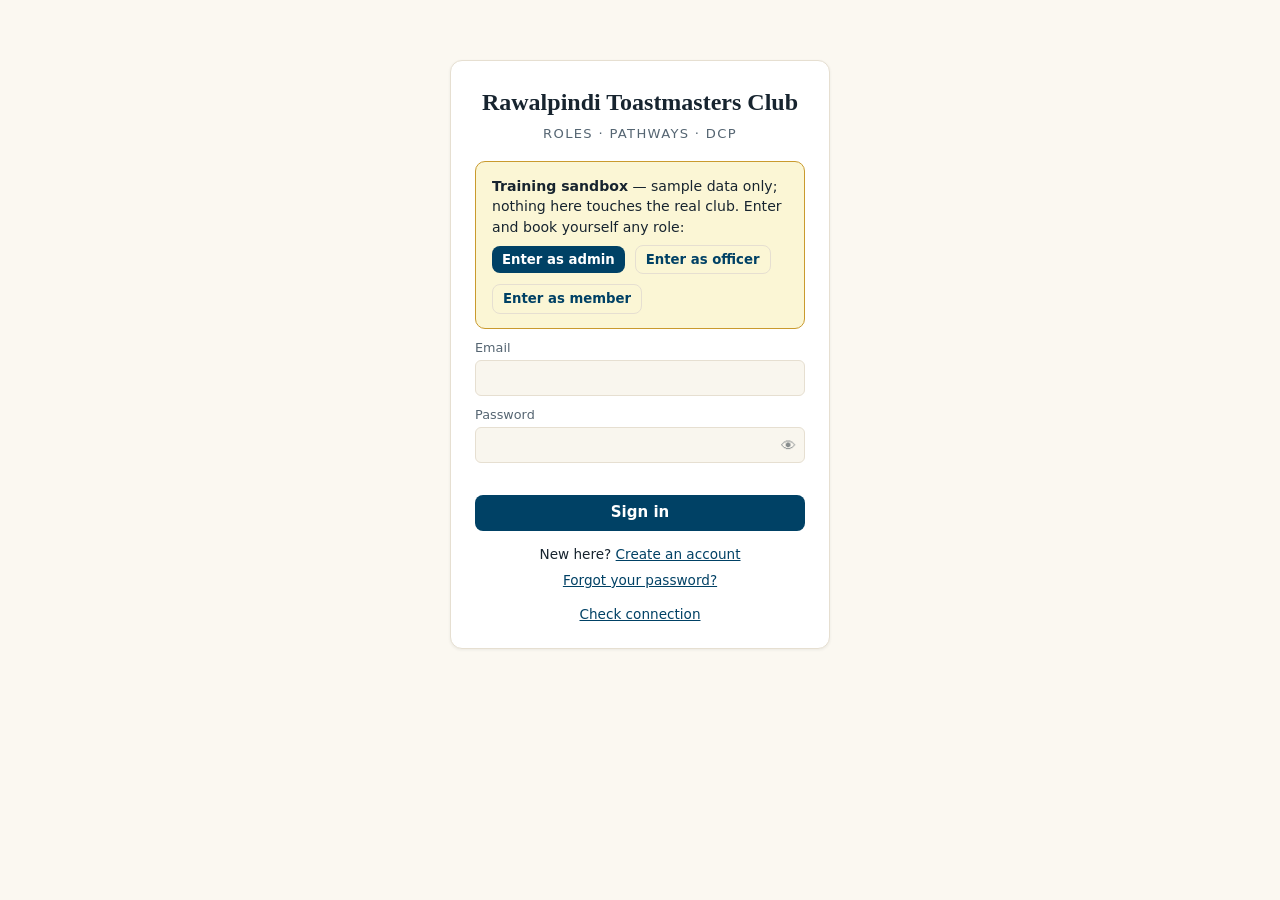
<file: demo/index.html>
<!DOCTYPE html>
<html lang="en">
<head>
<meta charset="UTF-8">
<meta name="viewport" content="width=device-width, initial-scale=1.0">
<title>RTC App — Training Sandbox</title>

<meta name="theme-color" content="#004165">
<link rel="icon" type="image/png" href="../icon-192.png">
<link rel="apple-touch-icon" href="../icon-192.png">
<link rel="stylesheet" href="../styles.css?v=152">
</head>
<body>

<!-- auth screen -->
<div id="authWrap" style="display:none">
  <div class="card">
    <h1 id="authClub">Rawalpindi Toastmasters Club</h1>
    <div class="sub">Roles · Pathways · DCP</div>
    <div id="demoBanner" class="banner demo" style="display:none">
      <b>Training sandbox</b> — sample data only; nothing here touches the real club. Enter and book yourself any role:
      <div class="row" style="margin-top:8px">
        <button class="btn small" id="demoAdmin">Enter as admin</button>
        <button class="btn ghost small" id="demoOfficer">Enter as officer</button>
        <button class="btn ghost small" id="demoMember">Enter as member</button>
      </div>
    </div>
    <form id="authForm">
      <div id="nameRow" style="display:none">
        <label for="authName">Full name (as it should appear on agendas)</label>
        <input type="text" id="authName" autocomplete="name">
        <label>Birthday (optional — the club will wish you 🎂)</label>
        <div style="display:flex;gap:8px">
          <select id="authBm" style="flex:1"><option value="">— month —</option></select>
          <select id="authBd" style="flex:1"><option value="">— day —</option></select>
        </div>
      </div>
      <label for="authEmail">Email</label>
      <input type="email" id="authEmail" autocomplete="email" required>
      <label for="authPass">Password</label>
      <div class="pwwrap">
        <input type="password" id="authPass" autocomplete="current-password" required minlength="6">
        <button type="button" class="pweye" id="authPassEye" aria-label="Show password" aria-pressed="false" title="Show password">👁</button>
      </div>
      <div class="err" id="authErr"></div>
      <button class="btn" id="authGo" style="width:100%;margin-top:6px">Sign in</button>
    </form>
    <div class="authswitch" id="authSwitch">
      New here? <a id="authToggle">Create an account</a>
    </div>
    <div class="authswitch" id="forgotRow">
      <a id="authForgot">Forgot your password?</a>
    </div>
    <div class="authswitch"><a id="authCheck">Check connection</a></div>
  </div>
</div>

<!-- set a new password (arrived from the emailed reset link) -->
<div id="resetWrap" style="display:none">
  <div class="card">
    <h1>Choose a new password</h1>
    <div class="sub">Rawalpindi Toastmasters Club</div>
    <form id="resetForm">
      <label for="resetPass">New password</label>
      <div class="pwwrap">
        <input type="password" id="resetPass" autocomplete="new-password" required minlength="6">
        <button type="button" class="pweye" id="resetPassEye" aria-label="Show password" aria-pressed="false" title="Show password">👁</button>
      </div>
      <p class="small muted" style="margin:6px 0 0">At least 6 characters. Tap the eye to check what you typed.</p>
      <div class="err" id="resetErr"></div>
      <button class="btn" id="resetGo" style="width:100%;margin-top:6px">Save new password</button>
    </form>
    <div class="authswitch"><a id="resetCancel">Cancel</a></div>
  </div>
</div>

<!-- pending approval screen -->
<div id="pendingWrap" style="display:none">
  <div id="authWrapInner" class="card" style="max-width:420px;margin:60px auto;text-align:center;padding:24px">
    <h1 style="font-family:var(--serif);font-size:1.3rem">Almost there</h1>
    <p class="muted">Your account is waiting for approval by a club officer.
       You'll be able to book roles once an admin approves you.</p>
    <button class="btn ghost" id="pendingRefresh">Check again</button>
    <button class="btn ghost" id="pendingOut">Sign out</button>
  </div>
</div>

<!-- main app -->
<div id="appWrap" style="display:none">
  <header class="app"><div class="wrap">
    <h1 id="hClub">Toastmasters Club</h1>
    <div class="sub">Roles · Pathways · Distinguished Club Program</div>
    <div class="userline"><span id="uName"></span><button id="viewAs" style="display:none"></button><button id="signOut">Sign out</button></div>
    <nav class="tabs" id="tabs"></nav>
  </div></header>
  <main class="wrap" id="main"></main>
</div>

<div id="toast" role="status"></div>

<!-- offer to add the app to the home screen. Chrome decides whether the site
     qualifies and tells the page; iPhones have no such event and get the
     manual steps instead. Hidden until one of those happens. -->
<div id="installBar" style="display:none">
  <span id="installMsg"></span>
  <span class="grow"></span>
  <button class="btn small" id="installGo">Install</button>
  <button class="btn ghost small" id="installNo">Not now</button>
</div>

<script src="config.js"></script>
<script type="module" src="../app.js?v=152"></script>
<script>
/* Boot watchdog — same as the live index; see the comment there. */
setTimeout(function(){
  var shown=['authWrap','pendingWrap','appWrap','resetWrap'].some(function(id){
    var el=document.getElementById(id);
    return el&&el.style.display!=='none'&&el.offsetHeight>0;
  });
  if(shown)return;
  var d=document.createElement('div');
  d.style.cssText='max-width:420px;margin:80px auto;padding:24px;text-align:center;font-family:system-ui,sans-serif';
  d.innerHTML='<h2 style="margin:0 0 8px">📶 Could not load the app</h2>'
    +'<p style="color:#667">Your internet connection dropped while the app was updating. '
    +'Check your connection and try again.</p>'
    +'<button onclick="location.reload()" style="padding:10px 22px;font-size:16px;border-radius:8px;border:0;background:#004165;color:#fff">Try again</button>';
  document.body.appendChild(d);
},7000);
</script>
</body>
</html>
</file>
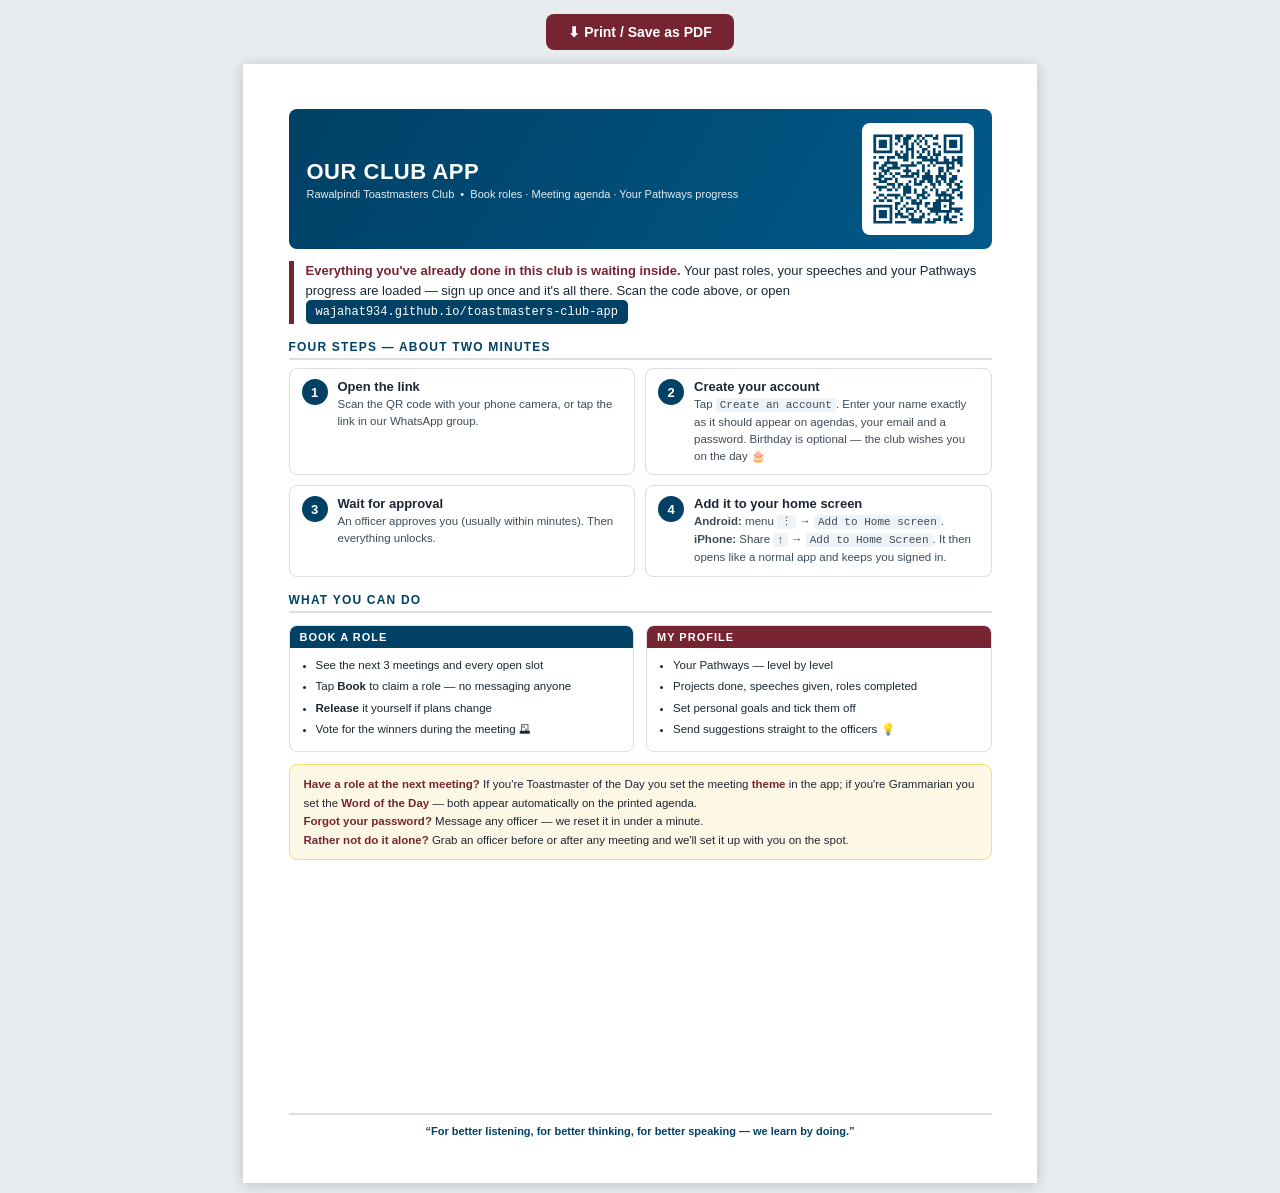
<file: guide.html>
<!DOCTYPE html>
<html lang="en">
<head>
<meta charset="UTF-8">
<meta name="viewport" content="width=device-width, initial-scale=1.0">
<title>RTC Club App — Getting Started</title>
<style>
  :root{ --blue:#004165; --maroon:#772432; --yellow:#F2DF74; --ink:#1c2733; --line:#d8dee4; }
  *{box-sizing:border-box; margin:0; padding:0;}
  html{background:#e9ecef;}
  body{font-family:"Segoe UI",Arial,sans-serif; color:var(--ink); -webkit-print-color-adjust:exact; print-color-adjust:exact;}
  .sheet{width:210mm; min-height:296mm; margin:10px auto; padding:12mm; background:#fff; box-shadow:0 2px 14px rgba(0,0,0,.18); display:flex; flex-direction:column;}
  .masthead{background:linear-gradient(120deg,var(--blue) 0%,#01598a 100%); color:#fff; border-radius:8px; padding:14px 18px; display:flex; align-items:center; gap:16px;}
  .masthead h1{font-size:22px; letter-spacing:.5px; font-weight:800; text-transform:uppercase;}
  .masthead .sub{font-size:11px; opacity:.9; margin-top:3px;}
  .qr{background:#fff; padding:6px; border-radius:8px; margin-left:auto; width:112px; height:112px; flex-shrink:0;}
  .qr svg{width:100%; height:100%; display:block;}
  .lead{margin-top:12px; font-size:13px; line-height:1.5; border-left:5px solid var(--maroon); padding-left:12px;}
  .lead b{color:var(--maroon);}
  h2{font-size:12px; text-transform:uppercase; letter-spacing:1.2px; color:var(--blue); margin:16px 0 8px; border-bottom:2px solid var(--line); padding-bottom:4px;}
  .steps{display:grid; grid-template-columns:1fr 1fr; gap:10px;}
  .step{border:1.5px solid var(--line); border-radius:8px; padding:10px 12px; display:flex; gap:10px;}
  .num{background:var(--blue); color:#fff; width:26px; height:26px; border-radius:50%; display:flex; align-items:center; justify-content:center; font-weight:800; font-size:13px; flex-shrink:0;}
  .step h3{font-size:13px; margin-bottom:2px;}
  .step p{font-size:11.5px; line-height:1.45; color:#3d4c59;}
  .step p code{background:#eef3f7; padding:1px 4px; border-radius:3px; font-size:11px;}
  .cols{display:flex; gap:12px; margin-top:4px;}
  .panel{flex:1; border:1.5px solid var(--line); border-radius:8px; overflow:hidden;}
  .panel h3{background:var(--maroon); color:#fff; font-size:11px; letter-spacing:1px; text-transform:uppercase; padding:5px 10px;}
  .panel.blue h3{background:var(--blue);}
  .panel ul{padding:8px 10px 10px 26px; font-size:11.5px; line-height:1.6;}
  .panel li{margin-bottom:3px;}
  .tips{background:#fdf8e6; border:1.5px solid var(--yellow); border-radius:8px; padding:10px 14px; margin-top:12px; font-size:11.5px; line-height:1.6;}
  .tips b{color:var(--maroon);}
  .foot{margin-top:auto; padding-top:10px; text-align:center; font-size:11px; color:var(--blue); font-weight:600; border-top:2px solid var(--line);}
  .url{font-family:Consolas,monospace; background:var(--blue); color:#fff; padding:3px 10px; border-radius:5px; font-size:12px; display:inline-block;}
  .noprint{text-align:center; margin:14px;}
  .noprint button{background:var(--maroon); color:#fff; border:none; padding:10px 22px; border-radius:8px; font-size:14px; font-weight:700; cursor:pointer;}
  @media print{ html{background:#fff;} .sheet{margin:0; box-shadow:none; width:auto; min-height:0;} .noprint{display:none;} @page{size:A4 portrait; margin:0;} }
</style>
</head>
<body>
<div class="noprint"><button onclick="window.print()">⬇ Print / Save as PDF</button></div>

<div class="sheet">
  <div class="masthead">
    <div>
      <h1>Our Club App</h1>
      <div class="sub">Rawalpindi Toastmasters Club &nbsp;•&nbsp; Book roles · Meeting agenda · Your Pathways progress</div>
    </div>
    <div class="qr"><svg xmlns="http://www.w3.org/2000/svg" viewBox="0 0 37 37"><path stroke="#004165" d="M2 2.5h7m1 0h3m1 0h3m1 0h2m1 0h3m1 0h1m2 0h7m-33 1h1m5 0h1m1 0h2m1 0h3m2 0h1m1 0h1m3 0h2m2 0h1m5 0h1m-33 1h1m1 0h3m1 0h1m2 0h1m1 0h2m2 0h1m1 0h1m1 0h1m6 0h1m1 0h3m1 0h1m-33 1h1m1 0h3m1 0h1m1 0h1m2 0h2m1 0h1m1 0h1m2 0h1m2 0h2m2 0h1m1 0h3m1 0h1m-33 1h1m1 0h3m1 0h1m3 0h1m1 0h1m1 0h1m2 0h1m2 0h1m3 0h1m1 0h1m1 0h3m1 0h1m-33 1h1m5 0h1m5 0h3m3 0h2m2 0h1m3 0h1m5 0h1m-33 1h7m1 0h1m1 0h1m1 0h1m1 0h1m1 0h1m1 0h1m1 0h1m1 0h1m1 0h1m1 0h7m-25 1h2m1 0h2m1 0h1m2 0h1m2 0h1m1 0h3m-25 1h1m1 0h2m1 0h3m1 0h4m1 0h1m1 0h4m1 0h1m1 0h1m2 0h1m2 0h1m1 0h2m-28 1h1m5 0h2m5 0h6m2 0h2m1 0h4m-33 1h2m2 0h5m5 0h1m1 0h2m3 0h1m1 0h7m1 0h2m-33 1h1m2 0h2m2 0h2m1 0h6m2 0h1m1 0h1m1 0h1m4 0h1m1 0h1m2 0h1m-33 1h1m1 0h2m1 0h5m2 0h1m5 0h1m5 0h2m1 0h3m-27 1h3m5 0h3m2 0h1m1 0h1m1 0h1m3 0h2m1 0h1m3 0h1m-32 1h1m1 0h1m1 0h1m1 0h1m1 0h2m2 0h1m1 0h3m2 0h2m3 0h1m1 0h1m1 0h1m-27 1h2m3 0h1m2 0h5m1 0h1m1 0h4m1 0h4m2 0h2m-31 1h3m1 0h3m1 0h1m6 0h1m2 0h4m1 0h1m1 0h2m1 0h3m-29 1h3m3 0h1m4 0h1m1 0h1m1 0h2m1 0h2m1 0h2m1 0h1m1 0h2m2 0h1m-33 1h1m4 0h3m1 0h2m1 0h1m2 0h3m3 0h2m1 0h1m2 0h2m1 0h2m-31 1h4m2 0h1m1 0h1m1 0h3m5 0h1m2 0h1m5 0h1m2 0h2m-31 1h1m2 0h2m1 0h1m2 0h3m1 0h1m2 0h1m2 0h1m1 0h1m3 0h1m1 0h3m-32 1h1m10 0h3m1 0h1m2 0h2m3 0h1m1 0h2m2 0h1m2 0h1m-31 1h2m1 0h5m1 0h1m4 0h3m1 0h1m2 0h6m2 0h2m-32 1h1m2 0h1m3 0h1m1 0h1m1 0h2m2 0h1m1 0h2m4 0h1m1 0h1m1 0h2m2 0h1m-33 1h1m1 0h2m1 0h2m3 0h1m3 0h2m1 0h1m5 0h6m-21 1h2m2 0h1m1 0h4m1 0h2m1 0h3m3 0h2m-30 1h7m1 0h1m2 0h1m4 0h1m2 0h1m2 0h3m1 0h1m1 0h1m-29 1h1m5 0h1m1 0h1m1 0h1m1 0h3m1 0h1m3 0h5m3 0h5m-33 1h1m1 0h3m1 0h1m2 0h1m2 0h1m2 0h1m1 0h1m3 0h8m1 0h2m-32 1h1m1 0h3m1 0h1m1 0h3m2 0h2m3 0h1m1 0h1m2 0h1m3 0h1m4 0h1m-33 1h1m1 0h3m1 0h1m1 0h1m1 0h3m1 0h1m2 0h2m5 0h1m1 0h2m1 0h2m-31 1h1m5 0h1m6 0h5m2 0h1m1 0h3m1 0h3m3 0h1m-33 1h7m1 0h4m2 0h4m1 0h4m3 0h1m1 0h3"/></svg></div>
  </div>

  <div class="lead">
    <b>Everything you've already done in this club is waiting inside.</b> Your past roles, your speeches and your
    Pathways progress are loaded — sign up once and it's all there. Scan the code above, or open
    <span class="url">wajahat934.github.io/toastmasters-club-app</span>
  </div>

  <h2>Four steps — about two minutes</h2>
  <div class="steps">
    <div class="step"><div class="num">1</div><div>
      <h3>Open the link</h3>
      <p>Scan the QR code with your phone camera, or tap the link in our WhatsApp group.</p>
    </div></div>
    <div class="step"><div class="num">2</div><div>
      <h3>Create your account</h3>
      <p>Tap <code>Create an account</code>. Enter your name exactly as it should appear on agendas, your email
         and a password. Birthday is optional — the club wishes you on the day 🎂</p>
    </div></div>
    <div class="step"><div class="num">3</div><div>
      <h3>Wait for approval</h3>
      <p>An officer approves you (usually within minutes). Then everything unlocks.</p>
    </div></div>
    <div class="step"><div class="num">4</div><div>
      <h3>Add it to your home screen</h3>
      <p><b>Android:</b> menu <code>⋮</code> → <code>Add to Home screen</code>.<br>
         <b>iPhone:</b> Share <code>↑</code> → <code>Add to Home Screen</code>. It then opens like a normal app and
         keeps you signed in.</p>
    </div></div>
  </div>

  <h2>What you can do</h2>
  <div class="cols">
    <div class="panel blue">
      <h3>Book a Role</h3>
      <ul>
        <li>See the next 3 meetings and every open slot</li>
        <li>Tap <b>Book</b> to claim a role — no messaging anyone</li>
        <li><b>Release</b> it yourself if plans change</li>
        <li>Vote for the winners during the meeting 🗳</li>
      </ul>
    </div>
    <div class="panel">
      <h3>My Profile</h3>
      <ul>
        <li>Your Pathways — level by level</li>
        <li>Projects done, speeches given, roles completed</li>
        <li>Set personal goals and tick them off</li>
        <li>Send suggestions straight to the officers 💡</li>
      </ul>
    </div>
  </div>

  <div class="tips">
    <b>Have a role at the next meeting?</b> If you're Toastmaster of the Day you set the meeting <b>theme</b> in the app;
    if you're Grammarian you set the <b>Word of the Day</b> — both appear automatically on the printed agenda.<br>
    <b>Forgot your password?</b> Message any officer — we reset it in under a minute.<br>
    <b>Rather not do it alone?</b> Grab an officer before or after any meeting and we'll set it up with you on the spot.
  </div>

  <div class="foot">
    “For better listening, for better thinking, for better speaking — we learn by doing.”
  </div>
</div>
</body>
</html>
</file>
<file: styles.css>
/* The club's look (owner's pick, Nov 2026): warm ivory page with white cards,
   Toastmasters blue for the header and buttons, gold lines, traces of maroon as
   on the agenda, Happy Yellow on the active tab. Always bright — no dark mode — so every member sees the same app;
   color-scheme:light keeps native pickers light on phones set to dark. */
:root{
  color-scheme:light;
  --bg:#FBF8F1; --surface:#FFFFFF; --surface2:#F9F6EE; --ink:#17242F; --muted:#556572;
  --line:#E6DFD1; --accent:#004165; --accent-ink:#FFFFFF; --accent-soft:#E6EEF4;
  --gold:#C99A2E; --gold-ink:#6B5B13; --gold-soft:#FBF6D5; --maroon:#772432; --maroon-soft:#F7E8EB;
  --good:#27704A; --good-soft:#E5F2EA;
  --head:#004165; --head2:#004165; --head-ink:#FFFFFF;
  --btn:#004165; --btn-ink:#FFFFFF;
  --shadow:0 1px 3px rgba(23,36,47,.07);
  --serif:'Charter','Sitka Display',Cambria,Georgia,serif;
  --sans:'Seravek','Segoe UI',system-ui,-apple-system,sans-serif;
}
*{box-sizing:border-box}
body{background:var(--bg);color:var(--ink);font-family:var(--sans);margin:0;font-size:15px;line-height:1.45}
.wrap{max-width:1080px;margin:0 auto;padding:0 20px 80px}
header.app{background:linear-gradient(120deg,var(--head),var(--head2));color:var(--head-ink);border-bottom:3px solid var(--gold)}
header.app .wrap{padding:22px 20px 14px}
header.app h1{font-family:var(--serif);font-size:1.6rem;margin:0;letter-spacing:.01em;text-wrap:balance}
header.app .sub{opacity:.75;font-size:.82rem;margin-top:2px;text-transform:uppercase;letter-spacing:.12em}
header.app .userline{position:absolute;top:14px;right:20px;font-size:.82rem;opacity:.85;display:flex;gap:10px;align-items:center}
header.app .userline button{background:rgba(255,255,255,.15);border:1px solid rgba(255,255,255,.3);color:inherit;border-radius:6px;padding:3px 10px;font:inherit;font-size:.8rem;cursor:pointer}
header.app{position:relative}
/* On a phone the absolutely-positioned user line sat on top of the club name.
   Drop it into normal flow — it lands between the subtitle and the tabs. */
@media(max-width:900px){
  header.app .wrap{padding-top:12px}
  header.app .userline{position:static;flex-wrap:wrap;justify-content:flex-end;
    gap:8px;margin-bottom:10px;text-align:right}
  header.app .userline #uName{flex:1 1 100%;text-align:right}
}
nav.tabs{display:flex;gap:4px;margin-top:16px;flex-wrap:wrap}
nav.tabs button{background:transparent;border:none;color:var(--head-ink);opacity:.8;padding:8px 14px;font:inherit;font-weight:600;cursor:pointer;border-radius:6px 6px 0 0;border-bottom:3px solid transparent}
nav.tabs button:hover{opacity:1}
nav.tabs button.on{opacity:1;border-bottom-color:#F2DF74;background:rgba(255,255,255,.12)}
/* the rehearsal tab: set apart, dimmer and smaller, so a thumb reaching for a
   real tab mid-meeting doesn't land on it */
/* forced onto a line of its own: when the bar wraps on a phone it would
   otherwise end up a few px from a real tab, which is the misfire we're
   avoiding. The margin then keeps it clear of the left edge too. */
nav.tabs button.practice{flex:0 0 auto;margin-left:auto;margin-top:8px}
nav.tabs button.practice::before{content:"";display:block}
nav.tabs .tabbreak{flex-basis:100%;height:0;margin:0}
nav.tabs button.practice{opacity:.45;font-size:.82rem;font-weight:500;padding:6px 10px;
  border:1px dashed rgba(255,255,255,.45);border-radius:6px;border-bottom-width:1px}
nav.tabs button.practice:hover{opacity:.85}
nav.tabs button.practice.on{opacity:1;border-style:dashed;border-color:#F2DF74;
  border-bottom-color:#F2DF74;background:rgba(255,255,255,.10)}
.banner.practice-banner{background:var(--gold-soft);border:1.5px dashed var(--gold);font-size:.88rem}
h2{font-family:var(--serif);font-size:1.25rem;margin:28px 0 12px;color:var(--maroon)}
h3{font-size:.98rem;margin:0 0 8px}
.card{background:var(--surface);border:1px solid var(--line);border-radius:12px;padding:16px;margin-bottom:14px;box-shadow:var(--shadow)}
.card.sub{background:var(--surface2)}
.muted{color:var(--muted)}
.small{font-size:.83rem}
.row{display:flex;gap:10px;align-items:center;flex-wrap:wrap}
.grow{flex:1}
.grid-roles{display:grid;grid-template-columns:repeat(auto-fill,minmax(220px,1fr));gap:8px 14px;margin-top:10px}
.slot label{display:block;font-size:.75rem;text-transform:uppercase;letter-spacing:.08em;color:var(--muted);margin-bottom:2px}
select,textarea,input[type=text],input[type=date],input[type=number],input[type=email],input[type=password],input[type=time]{
  background:var(--surface2);color:var(--ink);border:1px solid var(--line);border-radius:6px;
  padding:6px 8px;font:inherit;width:100%;
}
input[type=number]{width:70px}
input[type=checkbox]{accent-color:var(--accent)}
select:focus-visible,input:focus-visible,button:focus-visible{outline:2px solid var(--gold);outline-offset:1px}
button.btn{background:var(--btn);color:var(--btn-ink);border:none;border-radius:8px;padding:7px 14px;font:inherit;font-weight:600;cursor:pointer}
button.btn.ghost{background:transparent;color:var(--accent);border:1px solid var(--line)}
button.btn.small{padding:4px 10px;font-size:.83rem}
button.btn.danger{background:var(--maroon);color:#fff}
button.btn.good{background:var(--good);color:#fff}
button.btn:hover{filter:brightness(1.08)}
button.btn:disabled{opacity:.5;cursor:default}
.chip{display:inline-block;background:var(--surface2);border:1px solid var(--line);border-radius:999px;padding:2px 10px;font-size:.8rem;margin:2px 3px 2px 0;white-space:nowrap}
.chip.gold{background:var(--gold-soft);border-color:var(--gold)}
.chip.good{background:var(--good-soft);border-color:var(--good);color:var(--ink)}
.chip.bad{background:var(--maroon-soft);border-color:var(--maroon)}
.pill{display:inline-block;font-size:.74rem;font-weight:700;text-transform:uppercase;letter-spacing:.07em;border-radius:4px;padding:2px 8px}
.pill.done{background:var(--good-soft);color:var(--good)}
.pill.absent{background:var(--maroon-soft);color:var(--maroon)}
.pill.other{background:var(--gold-soft);color:var(--gold-ink)}
.pill.guest{background:var(--accent-soft);color:var(--accent)}
.pill.admin{background:var(--gold-soft);color:var(--gold-ink)}
.pill.dtm{background:var(--gold-soft);color:var(--gold-ink);border:1px solid var(--gold);font-weight:600}
.pill.pending{background:var(--maroon-soft);color:var(--maroon)}
.bar{height:8px;background:var(--surface2);border:1px solid var(--line);border-radius:99px;overflow:hidden;margin-top:6px}
.bar > div{height:100%;background:var(--accent)}
.bar.met > div{background:var(--good)}
table{border-collapse:collapse;width:100%;font-variant-numeric:tabular-nums}
.tblwrap{overflow-x:auto}
th,td{border-bottom:1px solid var(--line);padding:6px 10px;text-align:left;font-size:.85rem;white-space:nowrap}
th{font-size:.72rem;text-transform:uppercase;letter-spacing:.08em;color:var(--muted)}
td.num,th.num{text-align:center}
/* Vote Counter table: fits a phone with no sideways scroll — short headings,
   tight columns, names WRAP rather than shrink (older eyes), a compact but
   still thumb-sized −/＋ pair, and the total the counter reads out in bold */
.vctbl th,.vctbl td{padding:6px 4px}
.vctbl th{letter-spacing:.04em}
.vctbl td:first-child{white-space:normal;min-width:7em;line-height:1.25}
.vctbl .pp{display:inline-flex;align-items:center;gap:6px}
.vctbl .pp>span{min-width:1.4em;text-align:center}
.vctbl .pp .btn{min-width:36px;height:36px;padding:0;font-size:1.1rem;line-height:1}
.vctbl td.tot b{font-size:1.15rem}
.goalgrid{display:grid;grid-template-columns:repeat(auto-fill,minmax(300px,1fr));gap:12px}
.goal{background:var(--surface);border:1px solid var(--line);border-radius:10px;padding:12px 14px}
.goal.met{border-color:var(--good)}
.goal .gnum{font-family:var(--serif);color:var(--muted);font-size:.8rem}
.goal .gtitle{font-weight:600;margin:2px 0 4px}
.banner{border-radius:10px;padding:14px 16px;margin:10px 0;background:var(--accent-soft);border:1px solid var(--line)}
.banner strong{font-family:var(--serif);font-size:1.05rem}
.banner.demo{background:var(--gold-soft);border-color:var(--gold);font-size:.88rem}
.lvl{display:inline-flex;gap:3px;vertical-align:middle}
.lvl span{width:18px;height:18px;border-radius:4px;border:1px solid var(--line);display:inline-flex;align-items:center;justify-content:center;font-size:.68rem;color:var(--muted);background:var(--surface2)}
.lvl span.done{background:var(--accent);border-color:var(--accent);color:var(--accent-ink);font-weight:700}
.warnline{color:var(--maroon);font-size:.83rem;margin-top:8px}
details.mem{border:1px solid var(--line);border-radius:10px;background:var(--surface);margin-bottom:10px}
details.mem summary{cursor:pointer;padding:12px 16px;display:flex;gap:10px;align-items:center;flex-wrap:wrap;list-style:none}
details.mem summary::-webkit-details-marker{display:none}
details.mem[open] summary{border-bottom:1px solid var(--line)}
details.mem .body{padding:12px 16px}
.mname{font-weight:700}
.sect{border-top:1px dashed var(--line);margin-top:12px;padding-top:12px}
#toast{position:fixed;bottom:18px;left:50%;transform:translateX(-50%);background:var(--ink);color:var(--bg);padding:8px 18px;border-radius:8px;font-size:.85rem;opacity:0;pointer-events:none;transition:opacity .25s;z-index:50}
@media (prefers-reduced-motion: reduce){ #toast{transition:none} }
#toast.show{opacity:1}
.empty{color:var(--muted);font-style:italic;padding:8px 0}
.cand{display:flex;gap:10px;align-items:baseline;padding:4px 0;border-bottom:1px dashed var(--line)}
.cand:last-child{border-bottom:none}
.cand .score{font-family:var(--serif);color:var(--maroon);font-weight:700;min-width:28px;text-align:right}

/* ---- auth screens ---- */
#authWrap{max-width:420px;margin:60px auto;padding:0 20px}
#authWrap .card{padding:24px}
#authWrap h1{font-family:var(--serif);font-size:1.5rem;margin:0 0 4px;text-align:center}
#authWrap .sub{text-align:center;color:var(--muted);font-size:.82rem;text-transform:uppercase;letter-spacing:.1em;margin-bottom:18px}
#authWrap label{display:block;font-size:.8rem;color:var(--muted);margin:10px 0 3px}
#authWrap .authswitch{text-align:center;margin-top:14px;font-size:.85rem}
#authWrap .authswitch a{color:var(--accent);cursor:pointer;text-decoration:underline}
#authWrap .err{color:var(--maroon);font-size:.85rem;margin-top:10px;min-height:1.2em}
#resetWrap{max-width:420px;margin:60px auto;padding:0 20px}
#resetWrap .card{padding:24px}
#resetWrap h1{font-family:var(--serif);font-size:1.5rem;margin:0 0 4px;text-align:center}
#resetWrap .sub{text-align:center;color:var(--muted);font-size:.82rem;text-transform:uppercase;letter-spacing:.1em;margin-bottom:18px}
#resetWrap label{display:block;font-size:.8rem;color:var(--muted);margin:10px 0 3px}
#resetWrap .authswitch{text-align:center;margin-top:14px;font-size:.85rem}
#resetWrap .authswitch a{color:var(--accent);cursor:pointer;text-decoration:underline}
#resetWrap .err{color:var(--maroon);font-size:.85rem;margin-top:10px;min-height:1.2em}
#authWrap #forgotRow{margin-top:6px}
/* reveal toggle sits inside the field so the input keeps its full width */
.pwwrap{position:relative}
.pwwrap input{padding-right:38px}
.pwwrap .pweye{position:absolute;top:0;right:0;height:100%;width:34px;display:flex;align-items:center;
  justify-content:center;background:none;border:0;padding:0;cursor:pointer;font-size:.95rem;
  line-height:1;opacity:.5;color:var(--ink)}
.pwwrap .pweye:hover{opacity:1}
.pwwrap .pweye[aria-pressed="true"]{opacity:1;color:var(--accent)}

/* ---- member booking ---- */
.bookslot{display:flex;justify-content:space-between;align-items:center;gap:8px;border:1px solid var(--line);border-radius:8px;padding:7px 10px;background:var(--surface2)}
.bookslot.mine{border-color:var(--good);background:var(--good-soft)}
.bookslot.open{border-style:dashed}
.bookslot .rname{font-size:.78rem;text-transform:uppercase;letter-spacing:.06em;color:var(--muted)}
.bookslot .holder{font-weight:600;font-size:.88rem}
.bookgrid{display:grid;grid-template-columns:repeat(auto-fill,minmax(230px,1fr));gap:8px;margin-top:10px}

/* ============ AGENDA BUILDER (print sheet — always light, it's paper) ============ */
#agWrap .agctrl label{display:flex;align-items:center;gap:6px;font-weight:600;font-size:.85rem}
#agWrap .agctrl input[type=date],#agWrap .agctrl input[type=time]{width:auto}
#agWrap .agctrl input[type=number]{width:64px}
/* pre-issue checklist: beside the sheet when the screen has room, above it otherwise */
.agstage{position:relative}
.agcheck{margin:10px auto;max-width:210mm;color:var(--ink);font-size:.86rem}
.agcheck details{background:var(--surface);border:1px solid var(--line);border-radius:10px;padding:10px 12px}
.agcheck summary{cursor:pointer;display:flex;gap:8px;align-items:baseline;list-style:none}
.agcheck summary::-webkit-details-marker{display:none}
.agcheck summary::before{content:'▸';color:var(--muted)}
.agcheck details[open] summary::before{content:'▾'}
.agcheck ul{list-style:none;margin:8px 0 0;padding:0}
.agcheck li{display:flex;align-items:flex-start;gap:4px;padding:4px 0;border-top:1px solid var(--line)}
.agcheck li label{display:flex;gap:8px;align-items:flex-start;cursor:pointer;flex:1}
.agcheck li input{margin-top:3px;width:auto}
.agcheck li input:checked+span{color:var(--muted);text-decoration:line-through}
.agcheck .okc{color:#2e8b57;font-weight:700}
.agcheck .row input[type=text]{min-width:0}
/* wide screens: a column to the right of the centred sheet that stays in view while scrolling */
@media (min-width:1440px){
  .agcheck{position:absolute;top:10px;bottom:0;left:calc(50% + 105mm + 18px);width:280px;max-width:none;margin:0}
  .agcheck details{position:sticky;top:12px}
}
#agSheet{
  --blue:#004165; --tmmaroon:#772432; --yellow:#F2DF74;
  --pink:#1c2733; --pline:#d8dee4;
  width:210mm; min-height:296mm; margin:10px auto; padding:9mm;
  background:#fff; color:var(--pink);
  font-family:"Segoe UI",Arial,sans-serif; font-size:12px;
  box-shadow:0 2px 14px rgba(0,0,0,.28);
  display:flex; flex-direction:column;
  -webkit-print-color-adjust:exact; print-color-adjust:exact;
}
#agSheet .masthead{background:linear-gradient(120deg,var(--blue) 0%,#01598a 100%);color:#fff;border-radius:8px;padding:12px 16px 10px;display:flex;align-items:center;gap:14px}
#agSheet .badge{width:56px;height:52px;border-radius:8px;background:#fff;display:flex;align-items:center;justify-content:center;border:2px solid rgba(255,255,255,.6);flex-shrink:0;overflow:hidden}
#agSheet .badge img{max-width:100%;max-height:100%;display:block}
#agSheet .masthead h1{font-family:inherit;font-size:19px;letter-spacing:.6px;font-weight:800;text-transform:uppercase;margin:0;color:#fff}
#agSheet .masthead .sub{font-size:9.5px;opacity:.92;margin-top:2px;letter-spacing:.3px}
#agSheet .meet-chips{margin-left:auto;text-align:right;flex-shrink:0}
#agSheet .mchip{display:inline-block;background:rgba(255,255,255,.14);border:1px solid rgba(255,255,255,.35);border-radius:20px;padding:2.5px 10px;font-size:9.5px;margin:2px 0 2px 4px;white-space:nowrap}
#agSheet .mchip b{color:var(--yellow)}
#agSheet .mchip.spk{background:var(--yellow);color:var(--blue);font-weight:800;border-color:var(--yellow);display:none}
#agSheet .themebar{display:flex;gap:8px;margin-top:7px}
#agSheet .theme,#agSheet .wod{border:1.5px solid var(--pline);border-radius:8px;padding:6px 12px;flex:1}
#agSheet .theme{border-left:5px solid var(--tmmaroon);display:flex;flex-direction:column}
#agSheet .wod{border-left:5px solid var(--blue)}
#agSheet .kicker{font-size:8px;font-weight:800;letter-spacing:1.2px;text-transform:uppercase;color:var(--tmmaroon)}
#agSheet .wod .kicker{color:var(--blue)}
#agSheet .theme .big{font-size:21px;line-height:1.15;font-weight:800;color:var(--tmmaroon);flex:1;display:flex;align-items:center}
#agSheet .wod .big{font-size:14.5px;font-weight:800;color:var(--blue);margin-top:1px;display:inline}
#agSheet .wod .def{font-size:9px;color:#4a5865;margin-top:1px;line-height:1.25}
#agSheet table{width:100%;border-collapse:collapse;margin-top:7px;font-variant-numeric:normal}
#agSheet thead th{background:var(--pink);color:#fff;font-size:8px;text-transform:uppercase;letter-spacing:.8px;padding:4px 7px;text-align:left;border-bottom:none}
#agSheet thead th.c{text-align:center}
#agSheet td{padding:2.5px 7px;font-size:9.6px;border-bottom:1px solid #edf1f4;white-space:normal;color:var(--pink)}
#agSheet td.c{text-align:center}
#agSheet tr.session td{background:var(--blue);color:#fff;font-size:9.5px;font-weight:800;letter-spacing:1px;text-transform:uppercase;padding:3.5px 8px;border-bottom:none}
#agSheet tr.session .mins{float:right;font-weight:600;color:var(--yellow);letter-spacing:.3px;text-transform:none}
#agSheet tr.break td{background:repeating-linear-gradient(45deg,#fbf3cf,#fbf3cf 8px,#f7ecb8 8px,#f7ecb8 16px);color:#6b5b13;text-align:center;font-weight:700;font-size:9px;letter-spacing:1.5px;text-transform:uppercase;padding:3.5px}
#agSheet td .who{font-weight:600}
#agSheet td .role-note{color:#6a7885;font-size:8.5px}
#agSheet .time{font-variant-numeric:tabular-nums;color:#43525f}
#agSheet .dur{font-weight:700;color:var(--tmmaroon)}
#agSheet .lights{display:flex;gap:3px;justify-content:center}
#agSheet .lt{min-width:17px;padding:.5px 3px;border-radius:4px;font-size:8px;font-weight:700;text-align:center;color:#fff;font-variant-numeric:tabular-nums}
#agSheet .lt.g{background:#2e8b57} #agSheet .lt.y{background:#d9a400} #agSheet .lt.r{background:#c0392b}
#agSheet .lt.empty{background:#e4e9ed;color:#9aa7b1}
#agSheet select.preset{font-size:8.5px;margin-left:6px;border:1px solid var(--pline);border-radius:4px;font-family:inherit;color:#33424f;padding:0 2px;width:auto;background:#fff}
#agWrap .del{color:#fff;background:#c0392b;font-weight:800;cursor:pointer;border:none;border-radius:4px;font-size:9px;padding:0 5px;margin-left:6px;line-height:14px}
#agWrap .del:hover{background:#96281b}
/* the changeover note: quiet, but on the printed sheet, because the whole
   point of it is to answer the member who adds the Min column up */
#agSheet .bufnote{margin-top:4px;font-size:8.2px;color:#5a6b78;font-style:italic;line-height:1.35}
#agSheet.urdu .bufnote{font-style:normal;font-size:9px;line-height:1.8}
#agSheet .bottom{display:flex;gap:8px;margin-top:8px}
#agSheet .panel{border:1.5px solid var(--pline);border-radius:8px;overflow:hidden;flex:1;display:flex;flex-direction:column}
#agSheet .panel h3{background:var(--tmmaroon);color:#fff;font-size:8.5px;letter-spacing:1.2px;text-transform:uppercase;padding:4px 10px;margin:0}
#agSheet .panel.bluehead h3{background:var(--blue)}
#agSheet .panel .pbody{padding:6px 10px;font-size:9.3px;line-height:1.45;flex:1}
#agSheet .roles2{display:grid;grid-template-columns:1fr 1fr;gap:2px 10px}
#agSheet .roles2 div b{color:var(--blue);font-size:8.2px;text-transform:uppercase;letter-spacing:.4px}
#agSheet .fp li{margin-left:14px;margin-bottom:1px}
#agSheet .mission{font-style:italic;color:#3d4c59}
#agSheet .excom{margin-top:8px}
#agSheet .excom h3{background:var(--tmmaroon);color:#fff;font-size:8.5px;letter-spacing:1.2px;text-transform:uppercase;padding:4px 10px;border-radius:8px 8px 0 0;text-align:center;margin:0}
#agSheet .excom img{display:block;width:100%;height:auto;border:1.5px solid var(--pline);border-top:none;border-radius:0 0 8px 8px}
#agSheet .excom.nobar h3{display:none}
#agSheet .excom.nobar img{border-top:1.5px solid var(--pline);border-radius:8px}
#agSheet .excom.nosec h3,#agSheet .excom.nosec img{display:none}
#agSheet .restore{display:none;text-align:center;font-size:9.5px;color:#8a97a3;border:1.5px dashed var(--pline);border-radius:8px;padding:6px;cursor:pointer}
#agSheet .restore:hover{color:var(--blue);border-color:var(--blue)}
#agSheet .excom.nobar .restore,#agSheet .excom.nosec .restore{display:block}
#agSheet .foot{margin-top:auto;padding-top:7px;text-align:center;font-size:9px;color:var(--blue);font-weight:600;letter-spacing:.4px}
/* ---- Word of the Day: the meaning and example are sentences, not keywords,
   and were being typed into ~130px boxes. Roomy on desktop, one field per line
   on a phone, where a shared row leaves each field far too narrow to read. */
.wodrow{align-items:flex-start}
.wodrow input{min-height:40px;font-size:.95rem}
.wodrow .wod-word{flex:0 0 170px}
.wodrow .wod-def{flex:1 1 260px;min-width:200px}
.wodrow .wod-sent{flex:1 1 340px;min-width:220px}
@media(max-width:760px){
  .wodrow{flex-wrap:wrap;gap:6px}
  .wodrow>label{flex:1 1 100%;margin-bottom:2px}
  /* matched on class, or .wod-word's fixed basis out-specifies this and the
     word field stays stubbornly narrow while the other two go full width */
  .wodrow .wod-word,.wodrow .wod-def,.wodrow .wod-sent{flex:1 1 100%;min-width:0;width:100%}
  .wodrow>span,.wodrow>.muted{flex:1 1 100%}
}

/* ---- Independence Day sheet: the flag's green and white in place of the
   Toastmasters blue and maroon. Only the sheet is themed — the app around it
   stays as it is, so nobody mistakes a themed agenda for a changed app. */
#agSheet.theme-pk{--blue:#01411C; --tmmaroon:#046A38; --yellow:#ffffff; --pline:#bcd9c6}
#agSheet.theme-pk .masthead{border-bottom:3px solid #01411C}
#agSheet.theme-pk .themebar .theme{border-left-color:#01411C}
#agSheet.theme-pk tr.session .mins{color:#dff5e6}
/* a flag band down the page edge, printed as well as on screen */
#agSheet.theme-pk{border-left:7px solid #01411C; box-shadow:inset 14px 0 0 -7px #fff,0 2px 14px rgba(0,0,0,.28)}
#agSheet.theme-pk[dir=rtl]{border-left:0; border-right:7px solid #01411C;
  box-shadow:inset -14px 0 0 -7px #fff,0 2px 14px rgba(0,0,0,.28)}

/* ---- Urdu agenda: RTL, and a Nastaliq face if the machine has one.
   Nastaliq needs far more vertical room than Latin, hence the taller lines. */
#agSheet.urdu{font-family:"Noto Nastaliq Urdu","Jameel Noori Nastaleeq","Alvi Nastaleeq",
  "Urdu Typesetting","Segoe UI",Tahoma,Arial,sans-serif; line-height:2}
#agSheet.urdu td,#agSheet.urdu th{line-height:2}
/* the base table styles hard-code text-align:left, which beats the RTL
   direction — cells have to be told explicitly to start on the right */
#agSheet.urdu th,#agSheet.urdu td,#agSheet.urdu thead th{text-align:right}
#agSheet.urdu th.c,#agSheet.urdu td.c,
#agSheet.urdu th.num,#agSheet.urdu td.num,
#agSheet.urdu tr.break td{text-align:center}
/* the session's minute total floats away from the title, so it swaps sides */
#agSheet.urdu tr.session .mins{float:left}
#agSheet.urdu .roles2 div,#agSheet.urdu .fp li{text-align:right}
#agSheet.urdu .big{line-height:1.9}
#agSheet.urdu .mission,#agSheet.urdu .pbody{line-height:1.95}
#agSheet.urdu .foot{letter-spacing:0}
/* Anything that is a number or a clock reading stays left-to-right, or the
   RTL paragraph direction reorders its parts: "4:30 – 6:30 PM" came out as
   "PM 6:30 – 4:30", and "08 August 2026" as "August 2026 08". isolate keeps
   each one a self-contained run inside the surrounding Urdu. */
/* display is deliberately left alone here: .lights is a centred flex row and
   forcing inline-block knocked the timer chips out of alignment */
#agSheet.urdu .lights,
#agSheet.urdu td.time,#agSheet.urdu td.dur{direction:ltr; unicode-bidi:isolate}
#agSheet.urdu #agChipTime,#agSheet.urdu #agChipDate,
#agSheet.urdu #agChipNo,#agSheet.urdu #agFpDate{
  direction:ltr; unicode-bidi:isolate; display:inline-block}
#agSheet .foot .motto{font-style:italic}
#agSheet [contenteditable]:hover{outline:1px dashed #8fb3cc}
#agSheet [contenteditable]:focus{outline:2px solid var(--blue);background:#eef6fc}
@media print{
  header.app,#agWrap .agctrl,#toast,.banner.demo,.no-print{display:none !important}
  body{background:#fff}
  main.wrap{max-width:none;margin:0;padding:0}
  #agSheet{margin:0;box-shadow:none;min-height:0}
  #agSheet [contenteditable]:hover{outline:none}
  #agWrap h2{display:none}
  /* one-page clamp: while printing a fitted agenda, nothing may spill to page 2 */
  html.agprint,html.agprint body{height:296mm;overflow:hidden;margin:0}
  html.agprint #appWrap,html.agprint main.wrap,html.agprint #agWrap{height:296mm;overflow:hidden}
  @page{size:A4 portrait;margin:0}
  /* DCP printout: always light (paper), page margin made by padding because
     @page margin is 0 for the agenda; inputs show as plain values */
  html.dcpprint{
    --bg:#fff; --surface:#fff; --surface2:#fff; --ink:#17242F; --muted:#5B6B77;
    --line:#C9D3DA; --accent:#004165; --accent-soft:#E1EAF1;
    --gold:#C99A2E; --gold-soft:#F6ECD3; --good:#2E7D4F; --good-soft:#E2F0E8;
  }
  html.dcpprint body{background:#fff;color:#17242F;font-size:12px}
  html.dcpprint main.wrap{padding:12mm 12mm 8mm}
  html.dcpprint #main button,html.dcpprint nav,html.dcpprint .tabs,html.dcpprint #installBar{display:none !important}
  html.dcpprint #main input,html.dcpprint #main select{border:none;background:none;color:inherit;padding:0;width:auto;-webkit-appearance:none;appearance:none}
  html.dcpprint .card,html.dcpprint .goal,html.dcpprint .banner,html.dcpprint tr{break-inside:avoid}
  html.dcpprint .dcp-progress{break-before:page}
  html.dcpprint .print-only{display:block !important}
  html.dcpprint *{-webkit-print-color-adjust:exact;print-color-adjust:exact}
  /* "Print plan": only the speech-plan card */
  html.planprint #main > :not(#dcpPlanCard){display:none !important}
  html.planprint #dcpPlanCard{border:none;padding:0}
  /* one speaker's plan */
  html.personprint #main > :not(#dcpPersonCard){display:none !important}
  html.personprint #dcpPersonCard{border:none;padding:0;font-size:14px}
}
.print-only{display:none}

/* the add-to-home-screen offer: a bar along the bottom so it is visible on the
   sign-in screen and inside the app alike, and above the safe area on phones */
#installBar{position:fixed;left:8px;right:8px;bottom:8px;z-index:60;
  display:none;align-items:center;gap:8px;flex-wrap:wrap;
  background:var(--surface2,#12232e);color:var(--text,#eaf0f4);
  border:1px solid rgba(255,255,255,.14);border-radius:12px;
  padding:10px 12px;font-size:.92rem;line-height:1.35;
  box-shadow:0 8px 24px rgba(0,0,0,.35);
  padding-bottom:calc(10px + env(safe-area-inset-bottom))}
#installBar .grow{flex:1 1 auto;min-width:0}
#installBar #installMsg{flex:1 1 190px}
@media print{#installBar{display:none!important}}

/* member ballot: large tap targets, one column on phones */
.ballotgrid{display:grid;grid-template-columns:repeat(auto-fill,minmax(220px,1fr));gap:8px}
.ballot .ballotbtn{width:100%;min-height:52px;font-size:1.05rem;font-weight:600;text-align:left;padding:10px 14px}
@media (max-width:520px){ .ballotgrid{grid-template-columns:1fr} }

/* backup-speaker opt-in: a full-width, thumb-sized button like the ballot */
.backupbtn{width:100%;min-height:48px;font-size:1rem;font-weight:600}

/* the app's own confirm/prompt (appDialog) — replaces the browser box and its
   "…github.io says" heading on member-facing questions */
.appdlg{position:fixed;inset:0;z-index:200;background:rgba(10,18,26,.55);display:flex;align-items:center;justify-content:center;padding:16px}
.appdlg-box{background:var(--surface);color:var(--ink);border:1px solid var(--line);border-radius:14px;width:100%;max-width:420px;padding:18px 18px 14px;box-shadow:0 12px 40px rgba(0,0,0,.35)}
.appdlg-box p{margin:0 0 10px;line-height:1.45}
.appdlg-box p.lead{font-weight:700;font-size:1.05rem}
.appdlg-in{width:100%;min-height:44px;font-size:1rem;margin:4px 0 2px}
.appdlg-btns{display:flex;gap:8px;justify-content:flex-end;margin-top:12px}
.appdlg-btns .btn{min-height:44px;min-width:96px;font-size:1rem}
@media (max-width:520px){ .appdlg-btns .btn{flex:1} }

/* a link that looks like the app's main button (the practice-tool card) */
a.btn.linkbtn{display:flex;align-items:center;justify-content:center;width:100%;min-height:48px;
  background:var(--btn);color:var(--btn-ink);border-radius:8px;font-weight:600;font-size:1rem;text-decoration:none}

/* 🤝 joint-meeting agenda: joint banner instead of the club line; meeting No.,
   Forward Planner and Club Mission hidden (applyJoint) */
#agSheet .jointhead{display:none}
#agSheet.joint .jointhead{display:block}
#agSheet.joint .masthead h1,#agSheet.joint .masthead .sub,#agSheet.joint .nojoint{display:none !important}
#agSheet .jointhead .jt{font-size:19px;font-weight:800;letter-spacing:.6px;text-transform:uppercase;color:#fff}
#agSheet .jointhead .jc{font-size:11px;font-weight:600;letter-spacing:.3px;opacity:.95;margin-top:3px}
</file>
